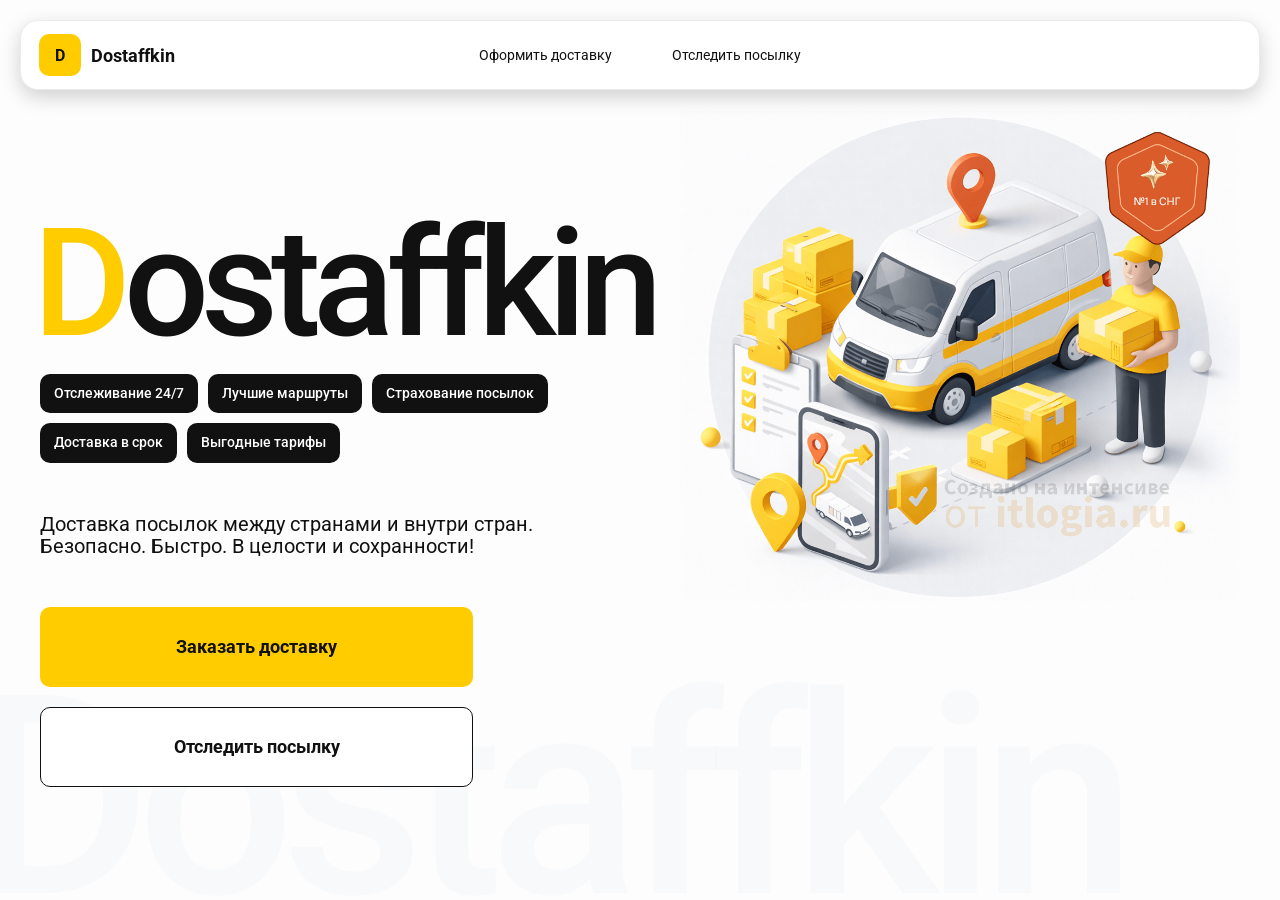
<file: index.html>
<!doctype html>
<html lang="ru">

<head>
    <meta charset="utf-8" />
    <meta name="viewport" content="width=device-width,initial-scale=1,maximum-scale=1,user-scalable=0" />
    <title>Dostaffkin — Доставка посылок между странами и внутри стран. Безопасно. Быстро. В целости и сохранности!
    </title>
    <title></title>
    <link rel="stylesheet" href="styles/base.css" />
    <link rel="stylesheet" href="styles/base_adaptive.css" />
    <link rel="stylesheet" href="styles/index.css" />
    <link rel="stylesheet" href="styles/index_adaptive.css" />
</head>

<body>

    <div class="container">
        <header class="header">
            <a class="header-brand" href="#">
                <div class="header-logo">D</div>
                <div class="header-title">Dostaffkin</div>
            </a>
            <nav class="header-menu">
                <a class="header-link" href="./order.html">Оформить <span>доставку</span></a>
                <a class="header-link" href="./track.html">Отследить <span>посылку</span></a>
            </nav>
        </header>
        <main class="main">
            <section class="main-info">
                <div class="main-title">
                    <span>D</span>ostaffkin
                </div>
                <div class="main-features">
                    <div class="main-feature">Отслеживание 24/7</div>
                    <div class="main-feature">Лучшие маршруты</div>
                    <div class="main-feature">Страхование посылок</div>
                    <div class="main-feature">Доставка в срок</div>
                    <div class="main-feature">Выгодные тарифы</div>
                </div>
                <div class="main-description">
                    Доставка посылок между странами и внутри стран.
                    Безопасно. Быстро. В целости и сохранности!
                </div>
                <div class="main-actions">
                    <a class="button" type="button" href="./order.html">Заказать доставку</a>
                    <a class="button button-white" type="button" href="./track.html">Отследить посылку</a>
                </div>
                <div class="main-title-ghost">Dostaffkin</div>
            </section>
            <section class="main-image">
                <img src="img/main-image.png" alt="Main image" />
            </section>
        </main>

    </div>


</body>

</html>
</file>
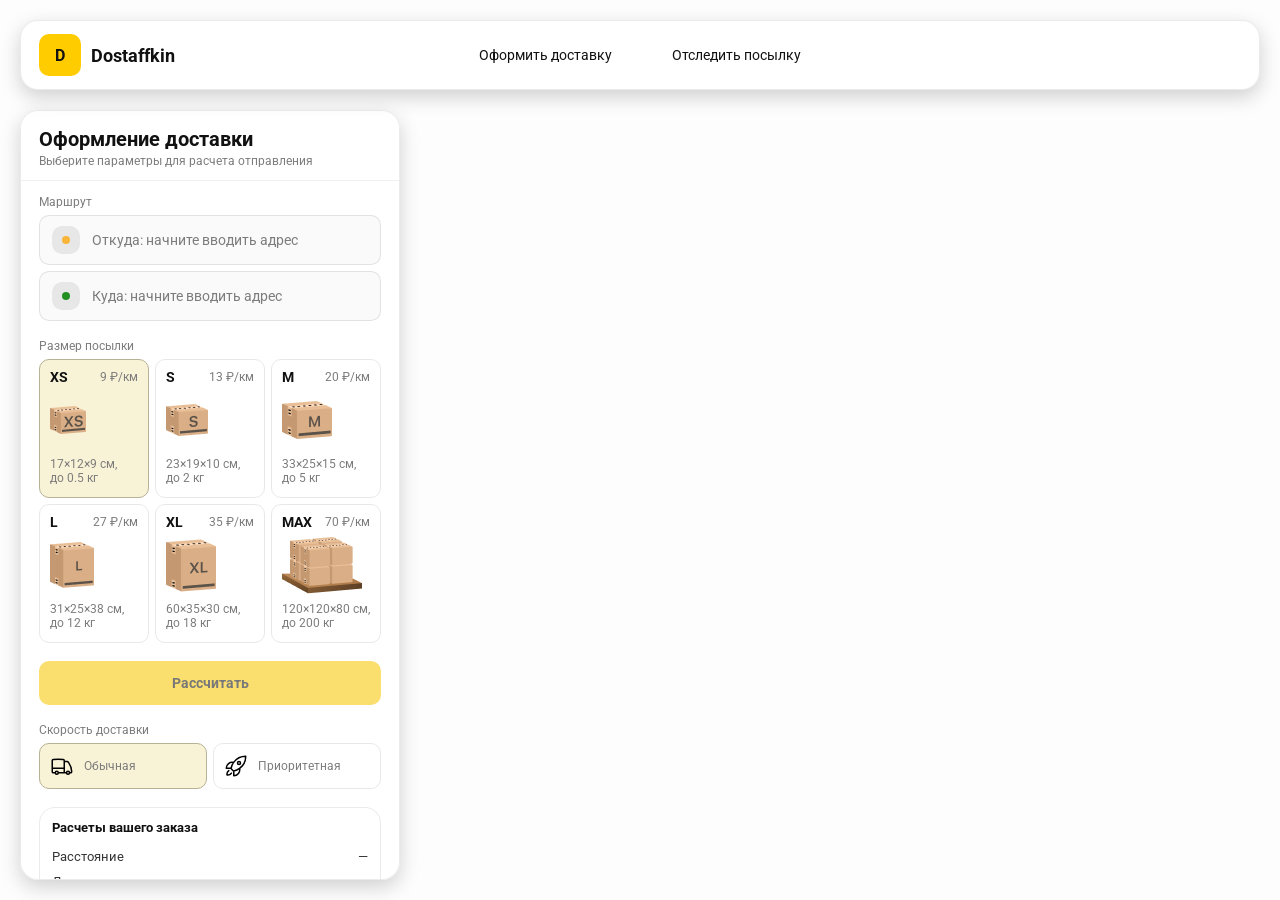
<file: order.html>
<!doctype html>
<html lang="ru">

<head>
    <meta charset="utf-8" />
    <meta name="viewport" content="width=device-width,initial-scale=1,maximum-scale=1,user-scalable=0" />
    <title>Оформление доставки</title>

    <link rel="stylesheet" href="styles/base.css" />
    <link rel="stylesheet" href="styles/base_adaptive.css" />

    <link rel="stylesheet" href="styles/order.css" />
    <link rel="stylesheet" href="styles/order_adaptive.css" />

    <script src="https://api-maps.yandex.ru/2.1/?lang=ru_RU&apikey=a64a2acc-a5d2-4dc2-a5fe-ead311d6c7f2&suggest_apikey=07ac46da-8b21-4b88-9f66-53a371411267" type="text/javascript"></script>
</head>

<body>
    <div id="map"></div>
    <header class="header">
        <a class="header-brand" href="./index.html">
            <div class="header-logo">D</div>
            <div class="header-title">Dostaffkin</div>
        </a>
        <nav class="header-menu">
            <a class="header-link" href="#">Оформить <span>доставку</span></a>
            <a class="header-link" href="./track.html">Отследить <span>посылку</span></a>
        </nav>
    </header>

    <aside class="main" id="sidebar">
        <div class="main-header">
            <div class="main-title">Оформление доставки</div>
            <div class="main-text">Выберите параметры для расчета отправления</div>

        </div>
        <div class="main-content">
            <div class="main-route">
                <div class="main-block-title">Маршрут</div>
                <div class="main-fields">
                    <div class="main-field" id="fromField">
                        <div class="main-pin"></div>
                        <input id="from" placeholder="Откуда: начните вводить адрес" autocomplete="off" />
                        <div class="main-ac" id="fromAc" role="listbox" aria-label="Подсказки адресов"></div>
                    </div>

                    <div class="main-field" id="toField">
                        <div class="main-pin"></div>
                        <input id="to" placeholder="Куда: начните вводить адрес" autocomplete="off" />
                        <div class="main-ac" id="toAc" role="listbox" aria-label="Подсказки адресов"></div>
                    </div>
                </div>
            </div>
            <div class="main-package">
                <div class="main-block-title">Размер посылки</div>

                <div class="main-sizes">
                    <div class="main-size-card is-active" data-value="xs">
                        <div class="main-size-top">
                            <div class="main-size-label">XS</div>
                            <div class="main-size-rate">9 ₽/км</div>
                        </div>
                        <div class="main-size-media">
                            <img src="img/sizes/xs.png" alt="Короб XS" />
                        </div>
                        <div class="main-size-description">17×12×9 см,<br>до 0.5 кг</div>
                    </div>

                    <div class="main-size-card" data-value="s">
                        <div class="main-size-top">
                            <div class="main-size-label">S</div>
                            <div class="main-size-rate">13 ₽/км</div>
                        </div>
                        <div class="main-size-media">
                            <img src="img/sizes/s.png" alt="Короб S" />
                        </div>
                        <div class="main-size-description">23×19×10 см,<br>до 2 кг</div>
                    </div>

                    <div class="main-size-card" data-value="m">
                        <div class="main-size-top">
                            <div class="main-size-label">M</div>
                            <div class="main-size-rate">20 ₽/км</div>
                        </div>
                        <div class="main-size-media">
                            <img src="img/sizes/m.png" alt="Короб M" />
                        </div>
                        <div class="main-size-description">33×25×15 см,<br>до 5 кг</div>
                    </div>

                    <div class="main-size-card" data-value="l">
                        <div class="main-size-top">
                            <div class="main-size-label">L</div>
                            <div class="main-size-rate">27 ₽/км</div>
                        </div>
                        <div class="main-size-media">
                            <img src="img/sizes/l.png" alt="Короб L" />
                        </div>
                        <div class="main-size-description">31×25×38 см,<br>до 12 кг</div>
                    </div>

                    <div class="main-size-card" data-value="xl">
                        <div class="main-size-top">
                            <div class="main-size-label">XL</div>
                            <div class="main-size-rate">35 ₽/км</div>
                        </div>
                        <div class="main-size-media">
                            <img src="img/sizes/xl.png" alt="Короб XL" />
                        </div>
                        <div class="main-size-description">60×35×30 см,<br>до 18 кг</div>
                    </div>

                    <div class="main-size-card" data-value="max">
                        <div class="main-size-top">
                            <div class="main-size-label">MAX</div>
                            <div class="main-size-rate">70 ₽/км</div>
                        </div>
                        <div class="main-size-media main-size-media-palleta">
                            <img src="img/sizes/max.png" alt="Паллета" />
                        </div>
                        <div class="main-size-description">120×120×80 см,<br>до 200 кг</div>
                    </div>
                </div>
            </div>
            <div class="main-calculate-block">
                <button id="calc" class="button calculate-button" type="button" disabled>Рассчитать</button>
            </div>
            <div class="main-speed">
                <div class="main-block-title">Скорость доставки</div>

                <div class="main-speeds">
                    <div class="main-speed-card is-active" data-value="regular">
                        <img class="main-speed-media" src="img/icons/regular.svg" alt="Regular" />
                        <div class="main-speed-description">Обычная</div>
                    </div>
                    <div class="main-speed-card" data-value="fast">
                        <img class="main-speed-media" src="img/icons/fast.svg" alt="Fast" />
                        <div class="main-speed-description">Приоритетная</div>
                    </div>

                </div>
            </div>
            <div class="main-result" id="result">
                <div class="main-result-title">Расчеты вашего заказа</div>
                <div class="main-result-lines">
                    <div class="main-result-line"><span>Расстояние</span><span id="distanceValue">—</span></div>
                    <div class="main-result-line"><span>Доставим через</span><span id="durationValue">—</span></div>
                    <div class="main-result-line"><span>Тариф</span><span id="rateValue">—</span></div>
                </div>
                <div class="main-price">
                    <div class="main-price-label">Итого</div>
                    <div class="main-price-value" id="totalValue">—</div>
                </div>
            </div>
            <div class="main-order-box">
                <div class="main-order-form" id="orderForm">
                    <div class="main-order-title">Оформление доставки</div>
                    <div class="main-block-info-row">
                        <div class="main-block-title">Контакты</div>
                        <div class="order-fields">
                            <div class="main-field">
                                <input id="customerName" placeholder="Ваше имя" autocomplete="off" />
                            </div>
                            <div class="main-field">
                                <input id="customerPhone" placeholder="Ваш телефон" autocomplete="off"
                                    inputmode="tel" />
                            </div>
                        </div>
                    </div>
                    <div class="main-block-info-row extra-info">
                        <div class="main-block-title">Дополнительная информация</div>
                        <div class="main-field textarea">
                            <textarea id="comment" placeholder="Детали доставки и комментарии"></textarea>
                        </div>
                    </div>
                    <button id="submit" class="button main-submit-request" type="button" disabled>Отправить
                        заявку
                    </button>
                </div>

                <div class="main-order-success" id="orderSuccess">
                    <div class="main-success-icon">✓</div>
                    <div class="main-success-title">Заявка отправлена!</div>
                    <div class="main-success-title">Номер отправления – <span id="orderId"></span></div>
                    <div class="main-success-subtitle">Мы скоро свяжемся с вами</div>
                </div>
            </div>
        </div>

    </aside>

<script src="scripts/order.js"></script>

</body>

</html>
</file>
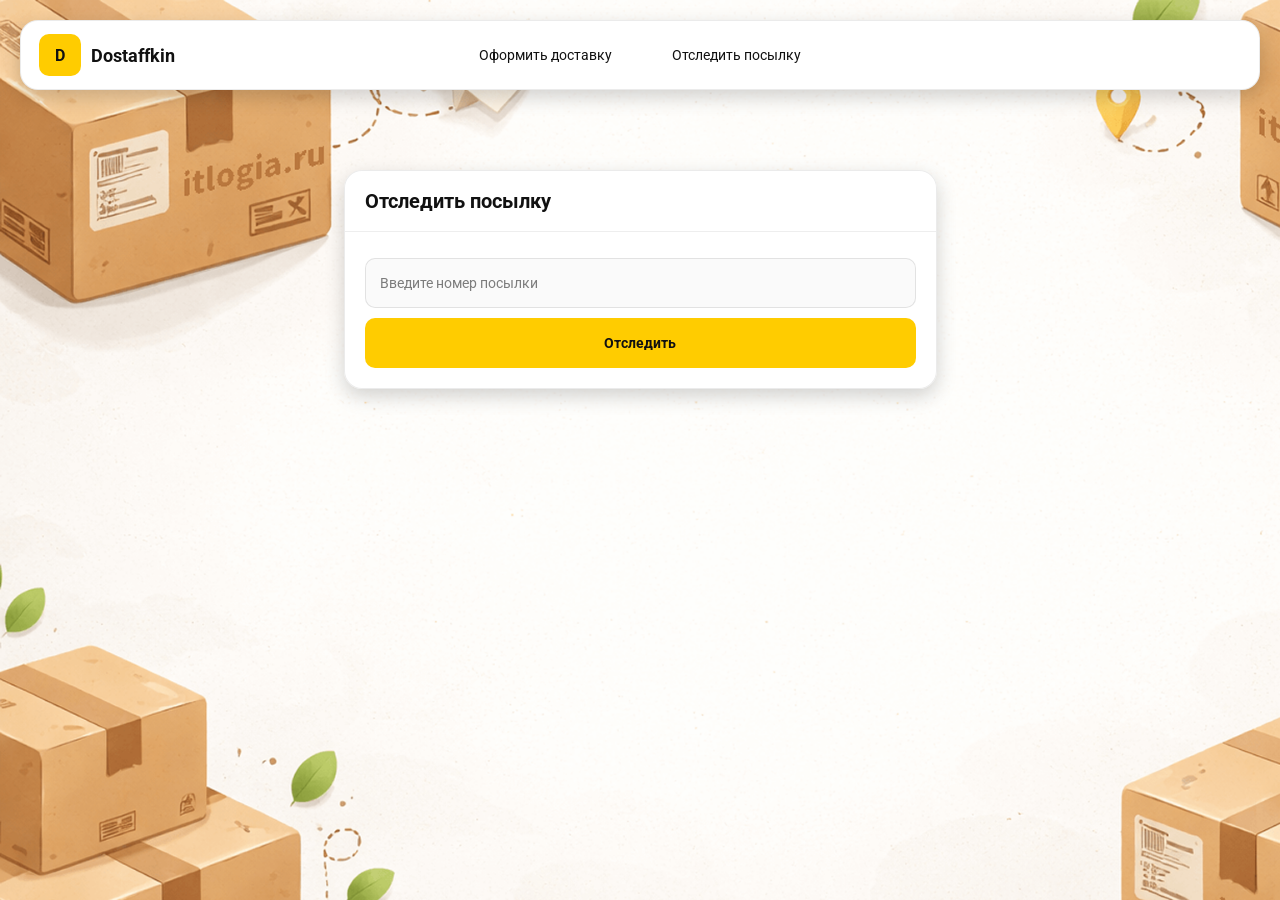
<file: track.html>
<!doctype html>
<html lang="ru">

<head>
    <meta charset="utf-8" />
    <meta name="viewport" content="width=device-width,initial-scale=1,maximum-scale=1,user-scalable=0" />
    <title>Отследить посылку</title>
    <link rel="stylesheet" href="styles/base.css" />
    <link rel="stylesheet" href="styles/base_adaptive.css" />

    <link rel="stylesheet" href="styles/track.css" />
    <link rel="stylesheet" href="styles/track_adaptive.css" />
</head>

<body>

    <div class="container">
        <header class="header">
            <a class="header-brand" href="./index.html">
                <div class="header-logo">D</div>
                <div class="header-title">Dostaffkin</div>
            </a>
            <nav class="header-menu">
                <a class="header-link" href="./order.html">Оформить <span>доставку</span></a>
                <a class="header-link" href="#">Отследить <span>посылку</span></a>
            </nav>
        </header>
        <main class="track-content">
            <section class="track-card track-search">
                <div class="track-title">Отследить посылку</div>
                <div class="track-action">
                    <div class="main-field track-field">
                        <input id="trackNumber" placeholder="Введите номер посылки" autocomplete="off" />
                    </div>
                    <button id="trackButton" class="button track-button" type="button">Отследить</button>
                </div>
            </section>
            <section class="track-card track-result" id="trackResult">
                <div class="track-result-header">
                    <div class="track-id" id="trackIdValue"></div>
                    <div class="track-routes">
                        <div class="track-route">
                            <div class="track-route-pin">
                                <svg xmlns="http://www.w3.org/2000/svg" fill="none" viewBox="0 0 24 24"
                                    stroke-width="1.5" stroke="orange" class="size-6">
                                    <path stroke-linecap="round" stroke-linejoin="round"
                                        d="M15 10.5a3 3 0 1 1-6 0 3 3 0 0 1 6 0Z" />
                                    <path stroke-linecap="round" stroke-linejoin="round"
                                        d="M19.5 10.5c0 7.142-7.5 11.25-7.5 11.25S4.5 17.642 4.5 10.5a7.5 7.5 0 1 1 15 0Z" />
                                </svg>
                            </div>
                            <div class="track-route-address" id="trackFromValue">
                                Откуда: Москва, улица Арбат, 1
                            </div>
                        </div>
                        <div class="track-route track-route-arrow">
                            <svg xmlns="http://www.w3.org/2000/svg" fill="none" viewBox="0 0 24 24" stroke-width="1.5"
                                stroke="currentColor" class="size-6">
                                <path stroke-linecap="round" stroke-linejoin="round"
                                    d="M19.5 13.5 12 21m0 0-7.5-7.5M12 21V3" />
                            </svg>
                        </div>
                        <div class="track-route">
                            <div class="track-route-pin">
                                <svg xmlns="http://www.w3.org/2000/svg" fill="none" viewBox="0 0 24 24"
                                    stroke-width="1.5" stroke="green" class="size-6">
                                    <path stroke-linecap="round" stroke-linejoin="round"
                                        d="M15 10.5a3 3 0 1 1-6 0 3 3 0 0 1 6 0Z" />
                                    <path stroke-linecap="round" stroke-linejoin="round"
                                        d="M19.5 10.5c0 7.142-7.5 11.25-7.5 11.25S4.5 17.642 4.5 10.5a7.5 7.5 0 1 1 15 0Z" />
                                </svg>
                            </div>
                            <div class="track-route-address" id="trackToValue">
                                Куда: Минск, проспект Независимости, 58
                            </div>
                        </div>
                    </div>
                </div>
                <div class="track-info">
                    <div class="track-status-title">Статус данной посылки:</div>
                    <div class="track-status-list" id="trackStatusList">

                    </div>
                </div>
            </section>

        </main>
    </div>
    <script src="scripts/track.js"></script>
</body>

</html>
</file>
<file: styles/base.css>
*, *::before, *::after {
    box-sizing: border-box;
}

@font-face {
    font-family: "Roboto";
    src: url("../fonts/Roboto-Regular.ttf");
    font-weight: normal;
}

@font-face {
    font-family: "Roboto";
    src: url("../fonts/Roboto-Bold.ttf");
    font-weight: bold;
}

@font-face {
    font-family: "Roboto";
    src: url("../fonts/Roboto-Medium.ttf");
    font-weight: 500;
}

html,
body {
    margin: 0;
    color: #111111;
    font-family: "Roboto", sans-serif;
}

body {
    background: #FDFDFD;
}

.header {
    border-radius: 18px;
    box-shadow: 0 7px 20px 0 #0000002E;
    backdrop-filter: blur(10px);
    background: #ffffff;
    left: 20px;
    border: 1px solid rgba(0, 0, 0, 0.08);
    position: fixed;
    right: 20px;
    top: 20px;
    padding: 14px 18px;
    height: 70px;
    display: flex;
    align-items: center;
    z-index: 6;
}

.header-brand {
    display: flex;
    align-items: center;
    text-decoration: none;
    gap: 10px;
}

.header-logo {
    width: 42px;
    height: 42px;
    border-radius: 10px;
    background: #FFCC00;
    display: grid;
    place-items: center;
    font-weight: bold;
    color: #111;
}

.header-title {
    font-size: 18px;
    font-weight: bold;
    color: #111111;
    text-decoration: none;
}

.header-menu {
    display: flex;
    align-items: center;
    gap: 60px;
    margin: 0;
    position: absolute;
    left: 50%;
    transform: translateX(-50%);
}

.header-link {
    font-size: 14px;
    color: #111111;
    text-decoration: none;
}

.button {
    border: 0;
    outline: none;
    height: 44px;
    border-radius: 10px;
    font-size: 14px;
    font-weight: bold;
    cursor: pointer;
    font-family: inherit;
    transition: transform .08s ease, opacity .12s ease;
    background: #ffcc00;
    color: #111111;
    text-align: center;
    text-decoration: none;
}

.button:hover {
    background-color: #E5BC19;
}

.button:disabled {
    cursor: not-allowed;
    background-color: #FADE6E;
    color: #787878;
    transform: none;
}

.button.button-white {
    background: #ffffff;
    border: 1px solid #111111;
}

.button.button-white:hover {
    background: rgb(241 241 241);
}

.main-field {
    display: flex;
    align-items: center;
    margin-top: 6px;
    gap: 10px;
    border: 1px solid #1111111A;
    background: #FAFAFA;
    border-radius: 10px;
    padding: 10px 12px;
    position: relative;
    box-sizing: border-box;
    height: 50px;
}

.main-field.textarea {
    height: auto;
}

.main-pin {
    width: 28px;
    height: 28px;
    border-radius: 10px;
    background: rgba(17, 17, 17, 0.08);
    display: grid;
    place-items: center;
    flex: 0 0 auto;
    position: relative;
}

.main-pin::before {
    content: "";
    width: 8px;
    height: 8px;
    border-radius: 999px;
    background: orange;
    opacity: .75;
    display: block;
}

.main-field:last-child .main-pin::before {
    background: green;
    opacity: .85;
}

input, textarea {
    width: 100%;
    border: 0;
    outline: none;
    background: transparent;
    font-size: 14px;
    color: #111111;
    font-family: inherit;
}

textarea {
    resize: vertical;
    min-height: 72px;
    padding: 2px 0;
}

input::placeholder, textarea::placeholder {
    color: #7C7C7C;
}

.main-field:focus-within {
    border-color: rgba(0, 0, 0, 0.20);
    box-shadow: 0 0 0 4px rgba(255, 204, 0, 0.35);
    background: rgba(255, 255, 255, 0.75);
}
</file>
<file: styles/base_adaptive.css>
@media (max-width: 767px) {
    .header {
        left: 10px;
        right: 10px;
        top: 10px;
    }

    .header-link span {
        display: none;
    }

    .header-menu {
        gap: 20px;
        justify-content: flex-start;
        margin: 0 0 0 30px;
        position: static;
        transform: none;
    }
}

@media (max-width: 420px) {
    .header-title {
        display: none;
    }
}

@media (max-width: 374px) {
    .header-menu {
        gap: 10px;
        margin: 0 0 0 10px;
    }
}
</file>
<file: styles/index.css>
.container {
    overflow: hidden;
    min-height: 100vh;
}

.main {
    padding: 111px 40px 40px;
    position: relative;
    display: flex;
}

.main-info {
    max-width: 840px;
    width: 100%;
    position: relative;
}

.main-title {
    margin-top: 98px;
    font-weight: 500;
    font-size: 200px;
    line-height: 1;
    letter-spacing: -0.05em;
    color: #111111;
    left: -15px;
    position: relative;
}

.main-title span {
    color: #ffcc00;
}

.main-features {
    margin-top: 15px;
    display: flex;
    flex-wrap: wrap;
    gap: 10px;
}

.main-feature {
    background: #111111;
    color: #ffffff;
    padding: 12px 14px;
    font-weight: 500;
    font-size: 14px;
    line-height: 1.1;
    border-radius: 10px;
}

.main-description {
    margin-top: 50px;
    max-width: 500px;
    font-size: 20px;
    line-height: 1.1;
    color: #111111;
}

.main-actions {
    margin-top: 50px;
    display: flex;
    flex-direction: column;
    gap: 20px;
}

.main-actions .button {
    height: 80px;
    width: 433px;
    font-size: 18px;
    font-weight: bold;
    place-items: center;
    display: grid;
}

.main-title-ghost {
    position: absolute;
    z-index: -1;
    left: -70px;
    bottom: -150px;
    font-weight: 500;
    font-size: 278px;
    line-height: 1;
    letter-spacing: -0.05em;
    color: #ECEDF04D;
}

.main-image {
    width: 1024px;
    top: 100px;
    z-index: -2;
}

.main-image img {
    width: 100%;
    max-width: 1024px;
    height: auto;
    display: block;
}
</file>
<file: styles/index_adaptive.css>
@media (max-width: 1760px) {
    .main-title {
        font-size: 150px;
        left: -7px;
    }

    .main-info {
        max-width: 640px;
    }
}

@media (max-width: 1200px) {
    .main-info {
        max-width: 540px;
    }

    .main {
        padding: 111px 20px 20px;
    }

    .main-title {
        font-size: 120px;
        left: -4px;
    }

    .main-title-ghost {
        font-size: 220px;
    }
}

@media (max-width: 1024px) {
    .main-title {
        margin-top: 30px;
    }

    .main {
        flex-direction: column-reverse;
    }

    .main-image {
        max-width: 350px;
        position: absolute;
        left: 370px;
        top: 370px;
    }

    .main-info {
        max-width: 100%;
    }

    .main-actions {
        gap: 10px;
    }

    .main-actions .button {
        height: 50px;
        font-size: 14px;
        width: auto;
        max-width: 300px;
    }

    .main-description {
        max-width: 350px;
    }
}

@media (max-width: 570px) {
    .main-title {
        font-size: 88px;
    }

    .main-description {
        max-width: 100%
    }

    .main-actions {
        width: 100%;
    }

    .main-actions .button {
        width: 100%;
        max-width: 100%
    }

    .main-image {
        max-width: 650px;
        position: absolute;
        left: 170px;
        top: 70px;
        opacity: 0.2;
    }
}

@media (max-width: 570px) {
    .main-title {
        font-size: 88px;
    }

    .main-description {
        max-width: 100%
    }

    .main-actions {
        width: 100%;
    }

    .main-actions .button {
        width: 100%;
        max-width: 100%
    }

    .main-image {
        max-width: 650px;
        position: absolute;
        left: 170px;
        top: 70px;
        opacity: 0.2;
    }
}

@media (max-width: 400px) {
    .main-title {
        font-size: 70px;
    }
}
</file>
<file: styles/order.css>
#map {
    position: fixed;
    inset: 0;
}

.main {
    border-radius: 18px;
    box-shadow: 0 7px 20px 0 #0000002E;
    backdrop-filter: blur(10px);
    background: rgba(255, 255, 255, 0.96);
    left: 20px;
    border: 1px solid rgba(0, 0, 0, 0.08);
    position: fixed;
    top: 110px;
    bottom: 20px;
    width: 380px;
    display: flex;
    flex-direction: column;
    overflow: hidden;
    z-index: 5;
}

.main-header {
    padding: 18px 18px 12px 18px;
    border-bottom: 1px solid rgba(0, 0, 0, 0.06);
    display: flex;
    flex-direction: column;
}

.main-title {
    font-size: 20px;
    line-height: 100%;
    font-weight: bold;
}

.main-text {
    font-size: 12px;
    margin-top: 5px;
    color: #7C7C7C;
}

.main-content {
    padding: 14px 18px 18px 18px;
    overflow: auto;
    scrollbar-width: none;
    display: flex;
    flex-direction: column;
    gap: 18px;
    flex: 1;
}

.main-block-title {
    font-size: 12px;
    color: #7C7C7C;
}

.main-route .main-block-title,
.main-package .main-block-title {
    margin-bottom: 6px;
}

.main-sizes {
    display: grid;
    gap: 6px;
    grid-template-columns: repeat(3, 1fr);
}

.main-size-card {
    border: 1px solid #E8E8E7;
    background: #FFFFFF;
    border-radius: 10px;
    padding: 10px;
    cursor: pointer;
    user-select: none;
    transition: transform .08s ease, border-color .12s ease, background .12s ease;
    min-height: 139px;
}

.main-size-card:hover {
    transform: translateY(-1px);
}

.main-size-card.is-active {
    background-color: #F8F2D6;
    border-color: #B7B196;
}

.main-size-top {
    display: flex;
    align-items: center;
    justify-content: space-between;
}

.main-size-label {
    font-weight: bold;
    font-size: 14px;
    color: #111111;
    line-height: 100%;
}

.main-size-rate {
    font-size: 12px;
    color: #7C7C7C;
    line-height: 100%;
}

.main-size-media {
    margin-top: 8px;
    height: 57px;
}

.main-size-description {
    margin-top: 8px;
    font-size: 12px;
    color: #7C7C7C;
    line-height: 1.2;
}

.calculate-button {
    width: 100%;
}

.main-result {
    border: 1px solid rgba(0, 0, 0, 0.08);
    background: rgba(255, 255, 255, 0.75);
    border-radius: 16px;
    padding: 12px;
    line-height: 1.25;
}

.main-result-title {
    font-weight: bold;
    font-size: 13px;
    color: #111111;
    margin-bottom: 13px;
}

.main-result-lines {
    gap: 8px;
    display: flex;
    flex-direction: column;
}

.main-result-line {
    font-size: 13px;
    color: rgba(17, 17, 17, 0.85);
    display: flex;
    justify-content: space-between;
}

.main-price {
    margin-top: 18px;
    padding-top: 10px;
    border-top: 1px dashed rgba(0, 0, 0, 0.12);
    display: flex;
    align-items: baseline;
    justify-content: space-between;
}

.main-price-label {
    font-size: 12px;
    color: rgba(17, 17, 17, 0.55);
}

.main-price-value {
    font-size: 20px;
    font-weight: bold;
    color: #111111;
    letter-spacing: -0.3px;
}

.main-order-box {
    background: #ffffff;
    border: 1px solid #E8E8E7;
    border-radius: 10px;
    padding: 12px;
}

.main-order-title {
    margin-bottom: 8px;
    font-weight: bold;
    font-size: 14px;
    color: #111111;
}

.main-block-info {
    display: flex;
    flex-direction: column;
    gap: 6px;
}

.order-fields {
    display: grid;
    grid-template-columns: 1fr 1fr;
    column-gap: 10px;
    margin-top: 6px;
}

.main-block-info-row.extra-info {
    display: block;
    margin-top: 13px;
}

.main-submit-request {
    width: 100%;
    margin-top: 6px;
}

.main-order-success {
    display: none;
    text-align: center;
    padding: 22px 12px;
    gap: 12px;
}

.main-order-success.is-visible {
    display: flex;
    flex-direction: column;
    align-items: center;
}

.main-success-icon {
    width: 56px;
    height: 56px;
    border-radius: 50%;
    background: #16a34a;
    color: #ffffff;
    display: grid;
    place-items: center;
    font-size: 30px;
}

.main-success-title {
    font-size: 14px;
    font-weight: bold;
    color: #111111;
}

.main-success-subtitle {
    font-size: 12px;
    color: rgba(17, 17, 17, 0.55);
    line-height: 1.3;
}

.main-speed .main-block-title {
    margin-bottom: 6px;
}

.main-speeds {
    display: grid;
    gap: 6px;
    grid-template-columns: repeat(2, 1fr);
}

.main-speed-card {
    border: 1px solid #E8E8E7;
    background: #FFFFFF;
    border-radius: 10px;
    padding: 10px;
    cursor: pointer;
    user-select: none;
    transition: transform .08s ease, border-color .12s ease, background .12s ease;
    display: flex;
    align-items: center;
    gap: 10px;
}

.main-speed-card:hover {
    transform: translateY(-1px);
}

.main-speed-card.is-active {
    background-color: #F8F2D6;
    border-color: #B7B196;
}

.main-speed-description {
    font-size: 12px;
    color: #7C7C7C;
    line-height: 1.2;
}
</file>
<file: styles/order_adaptive.css>
@media (max-width: 767px) {
    .main {
        left: 10px;
        right: 10px;
        top: 50%;
        bottom: 12px;
        width: auto;
        max-width: none;
    }
}

@media (max-width: 420px) {
    .main-sizes {
        grid-template-columns: repeat(2, 1fr);
    }
}
</file>
<file: styles/track.css>
.container {
    background: #F4F4F4 url("../img/track-bg.png");
    background-size: cover;
    min-height: 100vh;
    padding: 170px 0 50px 0;
}

.track-content {
    width: 593px;
    margin: 0 auto;
}

.track-card {
    width: 100%;
    border-radius: 18px;
    box-shadow: 0 7px 20px 0 #0000002E;
    backdrop-filter: blur(10px);
    background: rgba(255, 255, 255, 0.96);
    border: 1px solid rgba(0, 0, 0, 0.08);
}

.track-title {
    font-size: 20px;
    line-height: 100%;
    font-weight: bold;
    border-bottom: 1px solid #EEEEEE;
    padding: 20px;
}

.track-action {
    padding: 20px;
}

.track-button {
    width: 100%;
    height: 50px;
}

.track-field {
    margin-bottom: 10px;
}

.track-result {
    margin-top: 5px;
    display: none;
}

.track-result.is-visible {
    display: block;
}

.track-result-header {
    font-weight: bold;
    font-size: 14px;
    color: #111111;
    padding: 20px;
    border-bottom: 1px solid #EEEEEE;
}

.track-id {
    margin-bottom: 12px;
    font-size: 20px;
}

.track-routes {
    display: flex;
    flex-direction: column;
    gap: 10px;
    font-weight: normal;
}

.track-route {
    display: flex;
    align-items: center;
    gap: 10px;
}

.track-route-pin {
    width: 24px;
    height: 24px;
    flex-shrink: 0;
}

.track-route-arrow {
    padding: 15px 0;
    width: 24px;
    height: 24px;
}

.track-info {
    padding: 20px;
}

.track-status {
    display: flex;
    align-items: center;
    font-size: 12px;
    gap: 10px;
}

.track-status-title {
    font-size: 14px;
    color: #111111;
    margin-bottom: 20px;
}

.track-status-list {
    display: flex;
    flex-direction: column;
    gap: 15px;
}

.track-status-icon {
    width: 40px;
    height: 40px;
    border-radius: 50%;
    background: rgba(17, 17, 17, 0.08);
    display: grid;
    place-items: center;
    flex: 0 0 auto;
}

.track-status.created .track-status-icon {
    background-color: #F1CB00;
}

.track-status.in-way .track-status-icon {
    background-color: #F08A11;
}

.track-status.ready .track-status-icon {
    background-color: #A35D0A;
}

.track-status.done .track-status-icon {
    background-color: #37C93B;
}

.track-status-text {
    display: flex;
    align-items: center;
    justify-content: space-between;
    color: #111111;
    font-size: 12px;
    flex: 1;
}

.track-status-date {
    color: rgba(17, 17, 17, 0.55);
}
</file>
<file: styles/track_adaptive.css>
@media (max-width: 767px) {
    .container {
        padding: 130px 0 50px 0;
    }

    .track-content {
        width: 100%;
        padding-left: 10px;
        padding-right: 10px;
    }

    .track-result-header {
        padding: 20px;
    }
}
</file>
